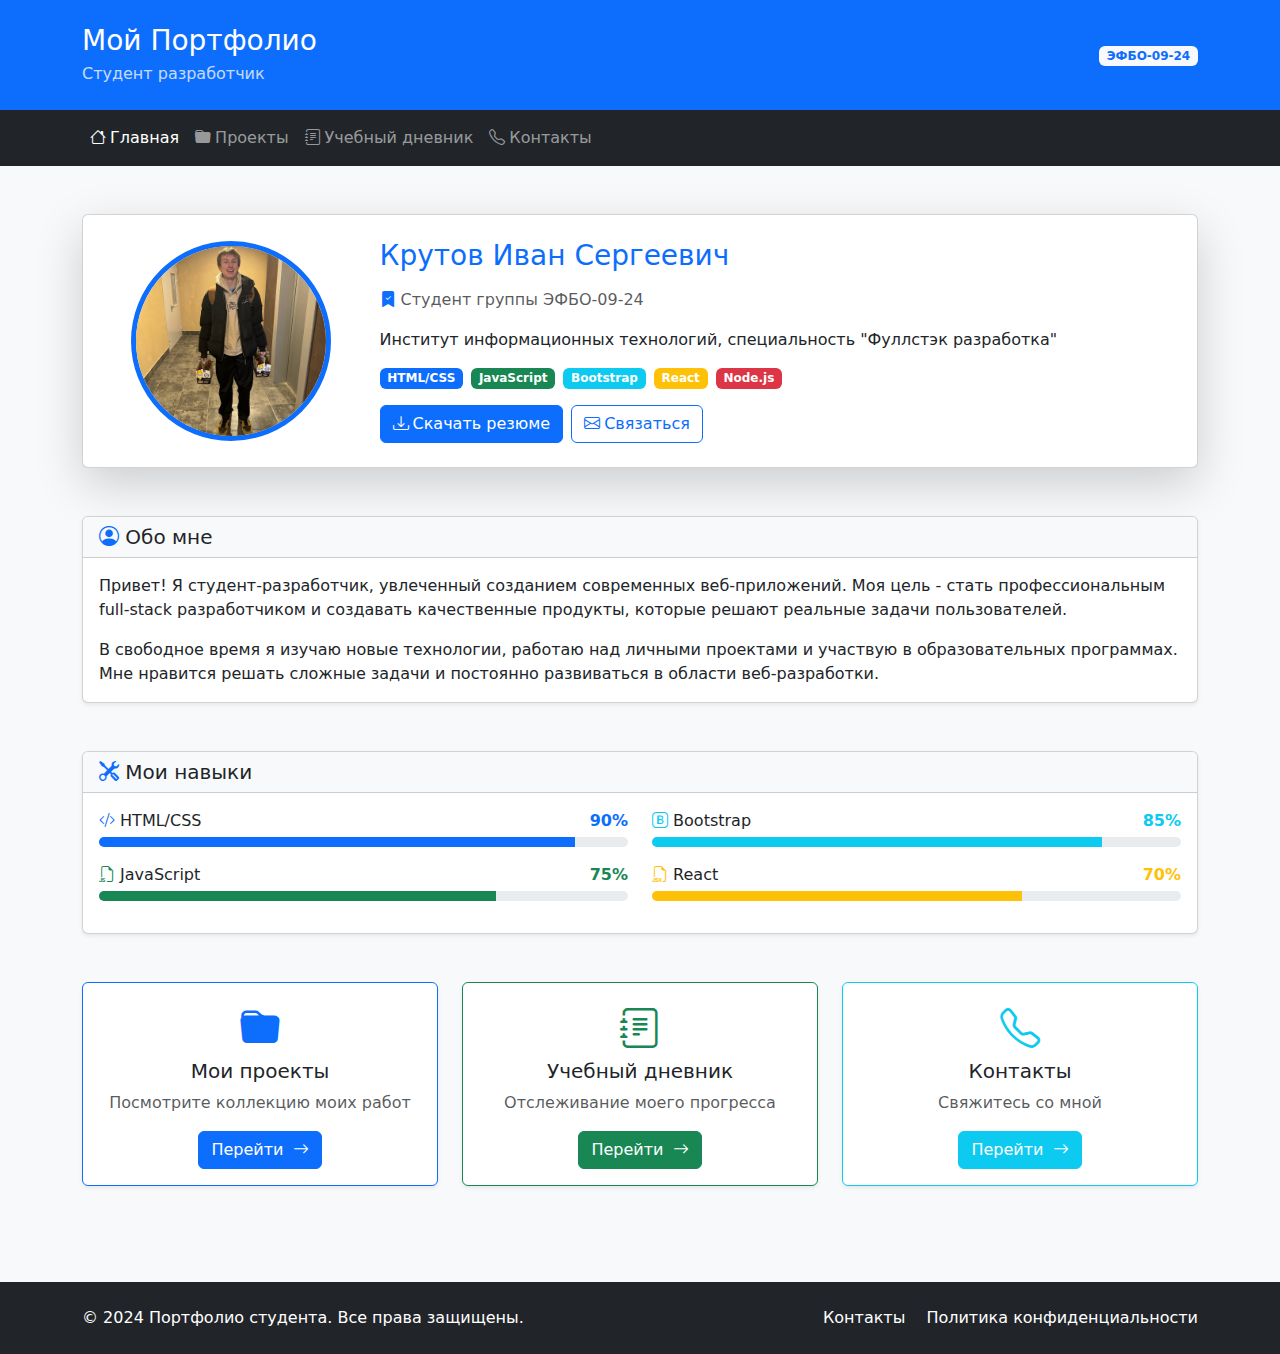
<file: index.html>
<!DOCTYPE html>
<html lang="ru">
<head>
    <meta charset="UTF-8">
    <meta name="viewport" content="width=device-width, initial-scale=1.0">
    <title>Главная - Портфолио студента</title>
    <link href="https://cdn.jsdelivr.net/npm/bootstrap@5.3.2/dist/css/bootstrap.min.css" rel="stylesheet">
    <link rel="stylesheet" href="https://cdn.jsdelivr.net/npm/bootstrap-icons@1.11.1/font/bootstrap-icons.css">
    <link rel="stylesheet" href="styles/styles.css">
</head>
<body class="bg-light">
    <div class="container-fluid p-0 d-flex flex-column min-vh-100">
        <!-- Header -->
        <header class="bg-primary text-white py-4">
            <div class="container">
                <div class="row align-items-center">
                    <div class="col">
                        <h1 class="h3 mb-1">Мой Портфолио</h1>
                        <p class="mb-0 opacity-75">Студент разработчик</p>
                    </div>
                    <div class="col-auto">
                        <span class="badge bg-light text-primary">ЭФБО-09-24</span>
                    </div>
                </div>
            </div>
        </header>

        <!-- Navigation -->
        <nav class="navbar navbar-expand-lg navbar-dark bg-dark">
            <div class="container">
                <button class="navbar-toggler" type="button" data-bs-toggle="collapse" data-bs-target="#navbarNav">
                    <span class="navbar-toggler-icon"></span>
                </button>
                <div class="collapse navbar-collapse" id="navbarNav">
                    <ul class="navbar-nav">
                        <li class="nav-item">
                            <a class="nav-link active" href="index.html">
                                <i class="bi bi-house me-1"></i>Главная
                            </a>
                        </li>
                        <li class="nav-item">
                            <a class="nav-link" href="pages/projects.html">
                                <i class="bi bi-folder-fill me-1"></i>Проекты
                            </a>
                        </li>
                        <li class="nav-item">
                            <a class="nav-link" href="pages/diary.html">
                                <i class="bi bi-journal-text me-1"></i>Учебный дневник
                            </a>
                        </li>
                        <li class="nav-item">
                            <a class="nav-link" href="pages/contacts.html">
                                <i class="bi bi-telephone me-1"></i>Контакты
                            </a>
                        </li>
                    </ul>
                </div>
            </div>
        </nav>

        <!-- Main Content -->
        <main class="container my-5 flex-grow-1">
            <!-- Profile Section -->
            <section class="mb-5">
                <div class="card shadow-lg">
                    <div class="card-body p-4">
                        <div class="row align-items-center">
                            <div class="col-md-3 text-center mb-4 mb-md-0">
                                <img src="images/я.jpg" alt="Фото студента" class="img-fluid rounded-circle profile-photo" style="width: 200px; height: 200px; object-fit: cover; border: 5px solid #0d6efd;">                            </div>
                            <div class="col-md-9">
                                <h2 class="card-title h3 text-primary mb-3">Крутов Иван Сергеевич</h2>
                                <p class="card-text text-muted mb-3">
                                    <i class="bi bi-bookmark-check-fill text-primary"></i>
                                    Студент группы ЭФБО-09-24
                                </p>
                                <p class="card-text mb-3">
                                    Институт  информационных технологий, специальность "Фуллстэк разработка"
                                </p>
                                <div class="d-flex gap-2 flex-wrap mb-3">
                                    <span class="badge bg-primary">HTML/CSS</span>
                                    <span class="badge bg-success">JavaScript</span>
                                    <span class="badge bg-info">Bootstrap</span>
                                    <span class="badge bg-warning">React</span>
                                    <span class="badge bg-danger">Node.js</span>
                                </div>
                                <div class="d-flex gap-2">
                                    <a href="assets/resume.pdf" class="btn btn-primary" download>
                                        <i class="bi bi-download me-1"></i>Скачать резюме
                                    </a>
                                    <a href="pages/contacts.html" class="btn btn-outline-primary">
                                        <i class="bi bi-envelope me-1"></i>Связаться
                                    </a>
                                </div>
                            </div>
                        </div>
                    </div>
                </div>
            </section>

            <!-- About Section -->
            <section class="mb-5">
                <div class="card shadow-sm">
                    <div class="card-header bg-light">
                        <h3 class="card-title h5 mb-0">
                            <i class="bi bi-person-circle text-primary"></i>
                            Обо мне
                        </h3>
                    </div>
                    <div class="card-body">
                        <p class="card-text">
                            Привет! Я студент-разработчик, увлеченный созданием современных веб-приложений. 
                            Моя цель - стать профессиональным full-stack разработчиком и создавать качественные 
                            продукты, которые решают реальные задачи пользователей.
                        </p>
                        <p class="card-text">
                            В свободное время я изучаю новые технологии, работаю над личными проектами и 
                            участвую в образовательных программах. Мне нравится решать сложные задачи и 
                            постоянно развиваться в области веб-разработки.
                        </p>
                    </div>
                </div>
            </section>

            <!-- Skills Section -->
            <section class="mb-5">
                <div class="card shadow-sm">
                    <div class="card-header bg-light">
                        <h3 class="card-title h5 mb-0">
                            <i class="bi bi-tools text-primary"></i>
                            Мои навыки
                        </h3>
                    </div>
                    <div class="card-body">
                        <div class="row">
                            <div class="col-md-6">
                                <div class="mb-3">
                                    <div class="d-flex justify-content-between mb-1">
                                        <span><i class="bi bi-code-slash text-primary"></i> HTML/CSS</span>
                                        <span class="text-primary fw-bold">90%</span>
                                    </div>
                                    <div class="progress" style="height: 10px;">
                                        <div class="progress-bar bg-primary" role="progressbar" style="width: 90%"></div>
                                    </div>
                                </div>
                                <div class="mb-3">
                                    <div class="d-flex justify-content-between mb-1">
                                        <span><i class="bi bi-filetype-js text-success"></i> JavaScript</span>
                                        <span class="text-success fw-bold">75%</span>
                                    </div>
                                    <div class="progress" style="height: 10px;">
                                        <div class="progress-bar bg-success" role="progressbar" style="width: 75%"></div>
                                    </div>
                                </div>
                            </div>
                            <div class="col-md-6">
                                <div class="mb-3">
                                    <div class="d-flex justify-content-between mb-1">
                                        <span><i class="bi bi-bootstrap text-info"></i> Bootstrap</span>
                                        <span class="text-info fw-bold">85%</span>
                                    </div>
                                    <div class="progress" style="height: 10px;">
                                        <div class="progress-bar bg-info" role="progressbar" style="width: 85%"></div>
                                    </div>
                                </div>
                                <div class="mb-3">
                                    <div class="d-flex justify-content-between mb-1">
                                        <span><i class="bi bi-filetype-jsx text-warning"></i> React</span>
                                        <span class="text-warning fw-bold">70%</span>
                                    </div>
                                    <div class="progress" style="height: 10px;">
                                        <div class="progress-bar bg-warning" role="progressbar" style="width: 70%"></div>
                                    </div>
                                </div>
                            </div>
                        </div>
                    </div>
                </div>
            </section>

            <!-- Quick Links Section -->
            <section class="mb-5">
                <div class="row g-4">
                    <div class="col-md-4">
                        <div class="card h-100 shadow-sm text-center border-primary">
                            <div class="card-body">
                                <i class="bi bi-folder-fill text-primary fs-1 mb-3"></i>
                                <h5 class="card-title">Мои проекты</h5>
                                <p class="card-text text-muted">Посмотрите коллекцию моих работ</p>
                                <a href="pages/projects.html" class="btn btn-primary">
                                    Перейти <i class="bi bi-arrow-right ms-1"></i>
                                </a>
                            </div>
                        </div>
                    </div>
                    <div class="col-md-4">
                        <div class="card h-100 shadow-sm text-center border-success">
                            <div class="card-body">
                                <i class="bi bi-journal-text text-success fs-1 mb-3"></i>
                                <h5 class="card-title">Учебный дневник</h5>
                                <p class="card-text text-muted">Отслеживание моего прогресса</p>
                                <a href="pages/diary.html" class="btn btn-success">
                                    Перейти <i class="bi bi-arrow-right ms-1"></i>
                                </a>
                            </div>
                        </div>
                    </div>
                    <div class="col-md-4">
                        <div class="card h-100 shadow-sm text-center border-info">
                            <div class="card-body">
                                <i class="bi bi-telephone text-info fs-1 mb-3"></i>
                                <h5 class="card-title">Контакты</h5>
                                <p class="card-text text-muted">Свяжитесь со мной</p>
                                <a href="pages/contacts.html" class="btn btn-info text-white">
                                    Перейти <i class="bi bi-arrow-right ms-1"></i>
                                </a>
                            </div>
                        </div>
                    </div>
                </div>
            </section>
        </main>

        <!-- Footer -->
        <footer class="bg-dark text-white py-4 mt-auto">
            <div class="container">
                <div class="row align-items-center">
                    <div class="col-md-6">
                        <p class="mb-0">&copy; 2024 Портфолио студента. Все права защищены.</p>
                    </div>
                    <div class="col-md-6 text-md-end">
                        <a href="pages/contacts.html" class="text-white text-decoration-none me-3">Контакты</a>
                        <a href="#" class="text-white text-decoration-none">Политика конфиденциальности</a>
                    </div>
                </div>
            </div>
        </footer>
    </div>

    <script src="https://cdn.jsdelivr.net/npm/bootstrap@5.3.2/dist/js/bootstrap.bundle.min.js"></script>
</body>
</html>
</file>
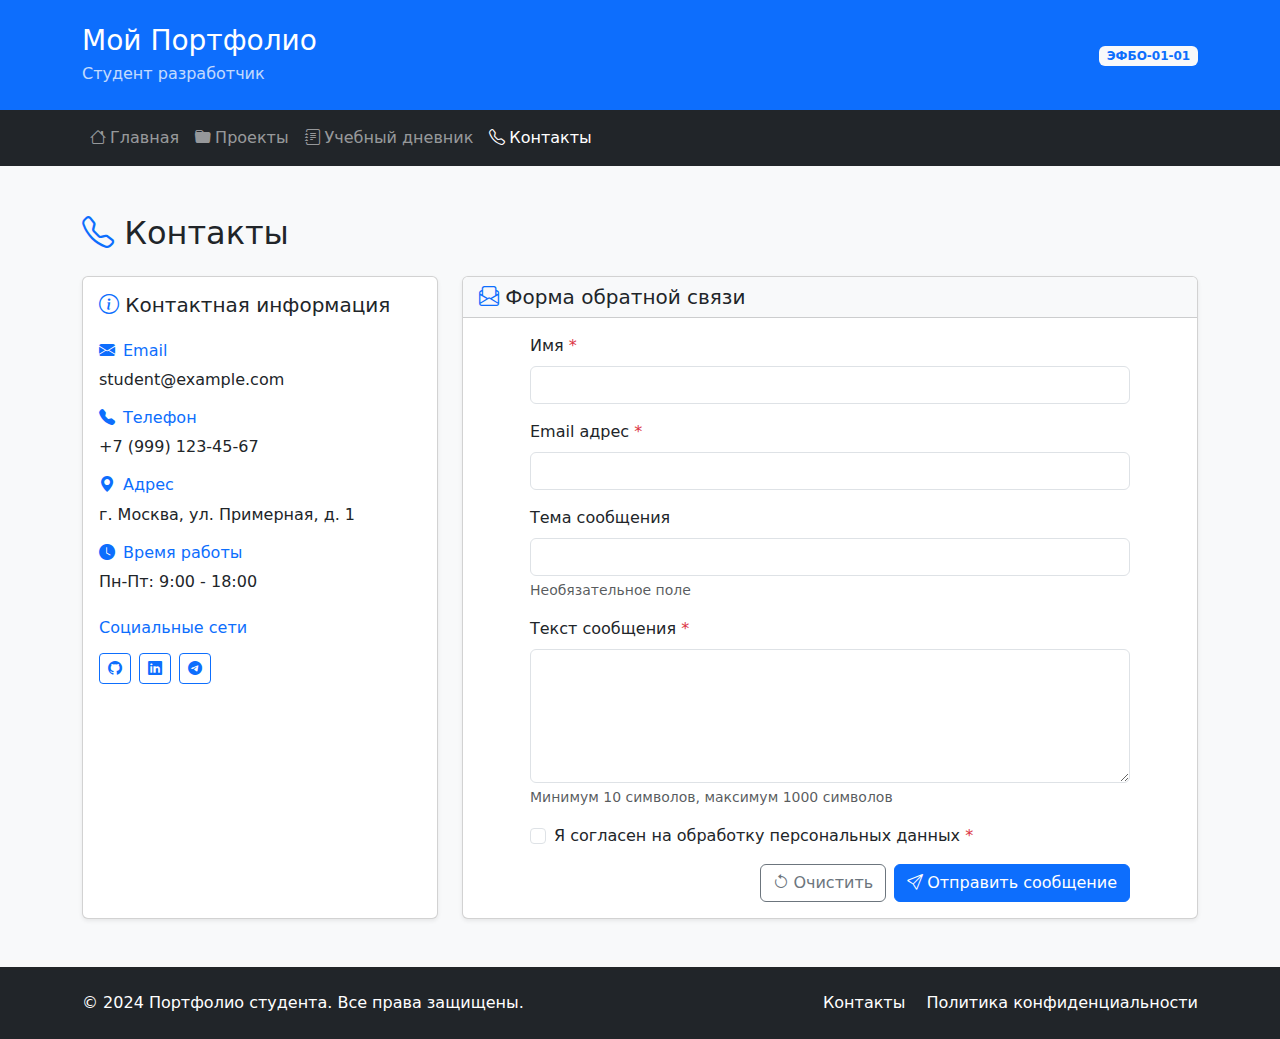
<file: pages/contacts.html>
<!DOCTYPE html>
<html lang="ru">
<head>
    <meta charset="UTF-8">
    <meta name="viewport" content="width=device-width, initial-scale=1.0">
    <title>Контакты - Портфолио студента</title>
    <link href="https://cdn.jsdelivr.net/npm/bootstrap@5.3.2/dist/css/bootstrap.min.css" rel="stylesheet">
    <link rel="stylesheet" href="https://cdn.jsdelivr.net/npm/bootstrap-icons@1.11.1/font/bootstrap-icons.css">
    <link rel="stylesheet" href="../styles/styles.css">
</head>
<body class="bg-light">
    <div class="container-fluid p-0 d-flex flex-column min-vh-100">
        <!-- Header -->
        <header class="bg-primary text-white py-4">
            <div class="container">
                <div class="row align-items-center">
                    <div class="col">
                        <h1 class="h3 mb-1">Мой Портфолио</h1>
                        <p class="mb-0 opacity-75">Студент разработчик</p>
                    </div>
                    <div class="col-auto">
                        <span class="badge bg-light text-primary">ЭФБО-01-01</span>
                    </div>
                </div>
            </div>
        </header>

        <!-- Navigation -->
        <nav class="navbar navbar-expand-lg navbar-dark bg-dark">
            <div class="container">
                <button class="navbar-toggler" type="button" data-bs-toggle="collapse" data-bs-target="#navbarNav">
                    <span class="navbar-toggler-icon"></span>
                </button>
                <div class="collapse navbar-collapse" id="navbarNav">
                    <ul class="navbar-nav">
                        <li class="nav-item">
                            <a class="nav-link" href="../index.html">
                                <i class="bi bi-house me-1"></i>Главная
                            </a>
                        </li>
                        <li class="nav-item">
                            <a class="nav-link" href="projects.html">
                                <i class="bi bi-folder-fill me-1"></i>Проекты
                            </a>
                        </li>
                        <li class="nav-item">
                            <a class="nav-link" href="diary.html">
                                <i class="bi bi-journal-text me-1"></i>Учебный дневник
                            </a>
                        </li>
                        <li class="nav-item">
                            <a class="nav-link active" href="contacts.html">
                                <i class="bi bi-telephone me-1"></i>Контакты
                            </a>
                        </li>
                    </ul>
                </div>
            </div>
        </nav>

        <!-- Main Content -->
        <main class="container my-5 flex-grow-1">
            <h1 class="h2 mb-4">
                <i class="bi bi-telephone text-primary"></i>
                Контакты
            </h1>

            <div class="row g-4">
                <!-- Contact Information -->
                <div class="col-md-4">
                    <div class="card shadow-sm h-100">
                        <div class="card-body">
                            <h5 class="card-title mb-4">
                                <i class="bi bi-info-circle text-primary"></i>
                                Контактная информация
                            </h5>
                            
                            <div class="mb-3">
                                <h6 class="text-primary">
                                    <i class="bi bi-envelope-fill me-2"></i>Email
                                </h6>
                                <p class="mb-0">student@example.com</p>
                            </div>

                            <div class="mb-3">
                                <h6 class="text-primary">
                                    <i class="bi bi-telephone-fill me-2"></i>Телефон
                                </h6>
                                <p class="mb-0">+7 (999) 123-45-67</p>
                            </div>

                            <div class="mb-3">
                                <h6 class="text-primary">
                                    <i class="bi bi-geo-alt-fill me-2"></i>Адрес
                                </h6>
                                <p class="mb-0">г. Москва, ул. Примерная, д. 1</p>
                            </div>

                            <div class="mb-3">
                                <h6 class="text-primary">
                                    <i class="bi bi-clock-fill me-2"></i>Время работы
                                </h6>
                                <p class="mb-0">Пн-Пт: 9:00 - 18:00</p>
                            </div>

                            <div class="mt-4">
                                <h6 class="text-primary mb-3">Социальные сети</h6>
                                <div class="d-flex gap-2">
                                    <a href="#" class="btn btn-outline-primary btn-sm">
                                        <i class="bi bi-github"></i>
                                    </a>
                                    <a href="#" class="btn btn-outline-primary btn-sm">
                                        <i class="bi bi-linkedin"></i>
                                    </a>
                                    <a href="#" class="btn btn-outline-primary btn-sm">
                                        <i class="bi bi-telegram"></i>
                                    </a>
                                </div>
                            </div>
                        </div>
                    </div>
                </div>

                <!-- Contact Form -->
                <div class="col-md-8">
                    <div class="card shadow-sm">
                        <div class="card-header bg-light">
                            <h5 class="card-title mb-0">
                                <i class="bi bi-envelope-paper text-primary"></i>
                                Форма обратной связи
                            </h5>
                        </div>
                        <div class="card-body">
                            <form id="contactForm" class="contact-form" novalidate>
                                <div class="mb-3">
                                    <label for="name" class="form-label">
                                        Имя <span class="text-danger">*</span>
                                    </label>
                                    <input type="text" class="form-control" id="name" name="name" required minlength="2" maxlength="50">
                                    <div class="invalid-feedback">
                                        Пожалуйста, введите ваше имя (от 2 до 50 символов).
                                    </div>
                                    <div class="valid-feedback">
                                        Отлично!
                                    </div>
                                </div>

                                <div class="mb-3">
                                    <label for="email" class="form-label">
                                        Email адрес <span class="text-danger">*</span>
                                    </label>
                                    <input type="email" class="form-control" id="email" name="email" required>
                                    <div class="invalid-feedback">
                                        Пожалуйста, введите корректный email адрес.
                                    </div>
                                    <div class="valid-feedback">
                                        Отлично!
                                    </div>
                                </div>

                                <div class="mb-3">
                                    <label for="subject" class="form-label">
                                        Тема сообщения
                                    </label>
                                    <input type="text" class="form-control" id="subject" name="subject" maxlength="100">
                                    <div class="form-text">
                                        Необязательное поле
                                    </div>
                                </div>

                                <div class="mb-3">
                                    <label for="message" class="form-label">
                                        Текст сообщения <span class="text-danger">*</span>
                                    </label>
                                    <textarea class="form-control" id="message" name="message" rows="5" required minlength="10" maxlength="1000"></textarea>
                                    <div class="invalid-feedback">
                                        Пожалуйста, введите текст сообщения (от 10 до 1000 символов).
                                    </div>
                                    <div class="valid-feedback">
                                        Отлично!
                                    </div>
                                    <div class="form-text">
                                        Минимум 10 символов, максимум 1000 символов
                                    </div>
                                </div>

                                <div class="mb-3 form-check">
                                    <input type="checkbox" class="form-check-input" id="agree" name="agree" required>
                                    <label class="form-check-label" for="agree">
                                        Я согласен на обработку персональных данных <span class="text-danger">*</span>
                                    </label>
                                    <div class="invalid-feedback">
                                        Необходимо согласие на обработку данных.
                                    </div>
                                </div>

                                <div class="d-grid gap-2 d-md-flex justify-content-md-end">
                                    <button type="reset" class="btn btn-outline-secondary">
                                        <i class="bi bi-arrow-counterclockwise me-1"></i>Очистить
                                    </button>
                                    <button type="submit" class="btn btn-primary">
                                        <i class="bi bi-send me-1"></i>Отправить сообщение
                                    </button>
                                </div>
                            </form>
                        </div>
                    </div>
                </div>
            </div>
        </main>

        <!-- Footer -->
        <footer class="bg-dark text-white py-4 mt-auto">
            <div class="container">
                <div class="row align-items-center">
                    <div class="col-md-6">
                        <p class="mb-0">&copy; 2024 Портфолио студента. Все права защищены.</p>
                    </div>
                    <div class="col-md-6 text-md-end">
                        <a href="contacts.html" class="text-white text-decoration-none me-3">Контакты</a>
                        <a href="#" class="text-white text-decoration-none">Политика конфиденциальности</a>
                    </div>
                </div>
            </div>
        </footer>
    </div>

    <!-- Success Modal -->
    <div class="modal fade" id="successModal" tabindex="-1" aria-labelledby="successModalLabel" aria-hidden="true">
        <div class="modal-dialog">
            <div class="modal-content">
                <div class="modal-header bg-success text-white">
                    <h5 class="modal-title" id="successModalLabel">
                        <i class="bi bi-check-circle me-2"></i>Сообщение отправлено
                    </h5>
                    <button type="button" class="btn-close btn-close-white" data-bs-dismiss="modal" aria-label="Close"></button>
                </div>
                <div class="modal-body">
                    <p>Спасибо за ваше сообщение! Я свяжусь с вами в ближайшее время.</p>
                </div>
                <div class="modal-footer">
                    <button type="button" class="btn btn-success" data-bs-dismiss="modal">Закрыть</button>
                </div>
            </div>
        </div>
    </div>

    <script src="https://cdn.jsdelivr.net/npm/bootstrap@5.3.2/dist/js/bootstrap.bundle.min.js"></script>
    <script>
        // Валидация формы
        (function() {
            'use strict';
            const form = document.getElementById('contactForm');
            const successModal = new bootstrap.Modal(document.getElementById('successModal'));

            form.addEventListener('submit', function(event) {
                event.preventDefault();
                event.stopPropagation();

                if (form.checkValidity()) {
                    // Здесь можно добавить отправку данных на сервер
                    console.log('Данные формы:', {
                        name: document.getElementById('name').value,
                        email: document.getElementById('email').value,
                        subject: document.getElementById('subject').value,
                        message: document.getElementById('message').value,
                        agree: document.getElementById('agree').checked
                    });

                    // Показываем модальное окно успеха
                    successModal.show();
                    
                    // Очищаем форму
                    form.reset();
                    form.classList.remove('was-validated');
                } else {
                    form.classList.add('was-validated');
                }
            }, false);

            // Валидация в реальном времени
            const inputs = form.querySelectorAll('input, textarea');
            inputs.forEach(input => {
                input.addEventListener('blur', function() {
                    if (input.checkValidity()) {
                        input.classList.remove('is-invalid');
                        input.classList.add('is-valid');
                    } else {
                        input.classList.remove('is-valid');
                        input.classList.add('is-invalid');
                    }
                });
            });
        })();
    </script>
</body>
</html>
</file>
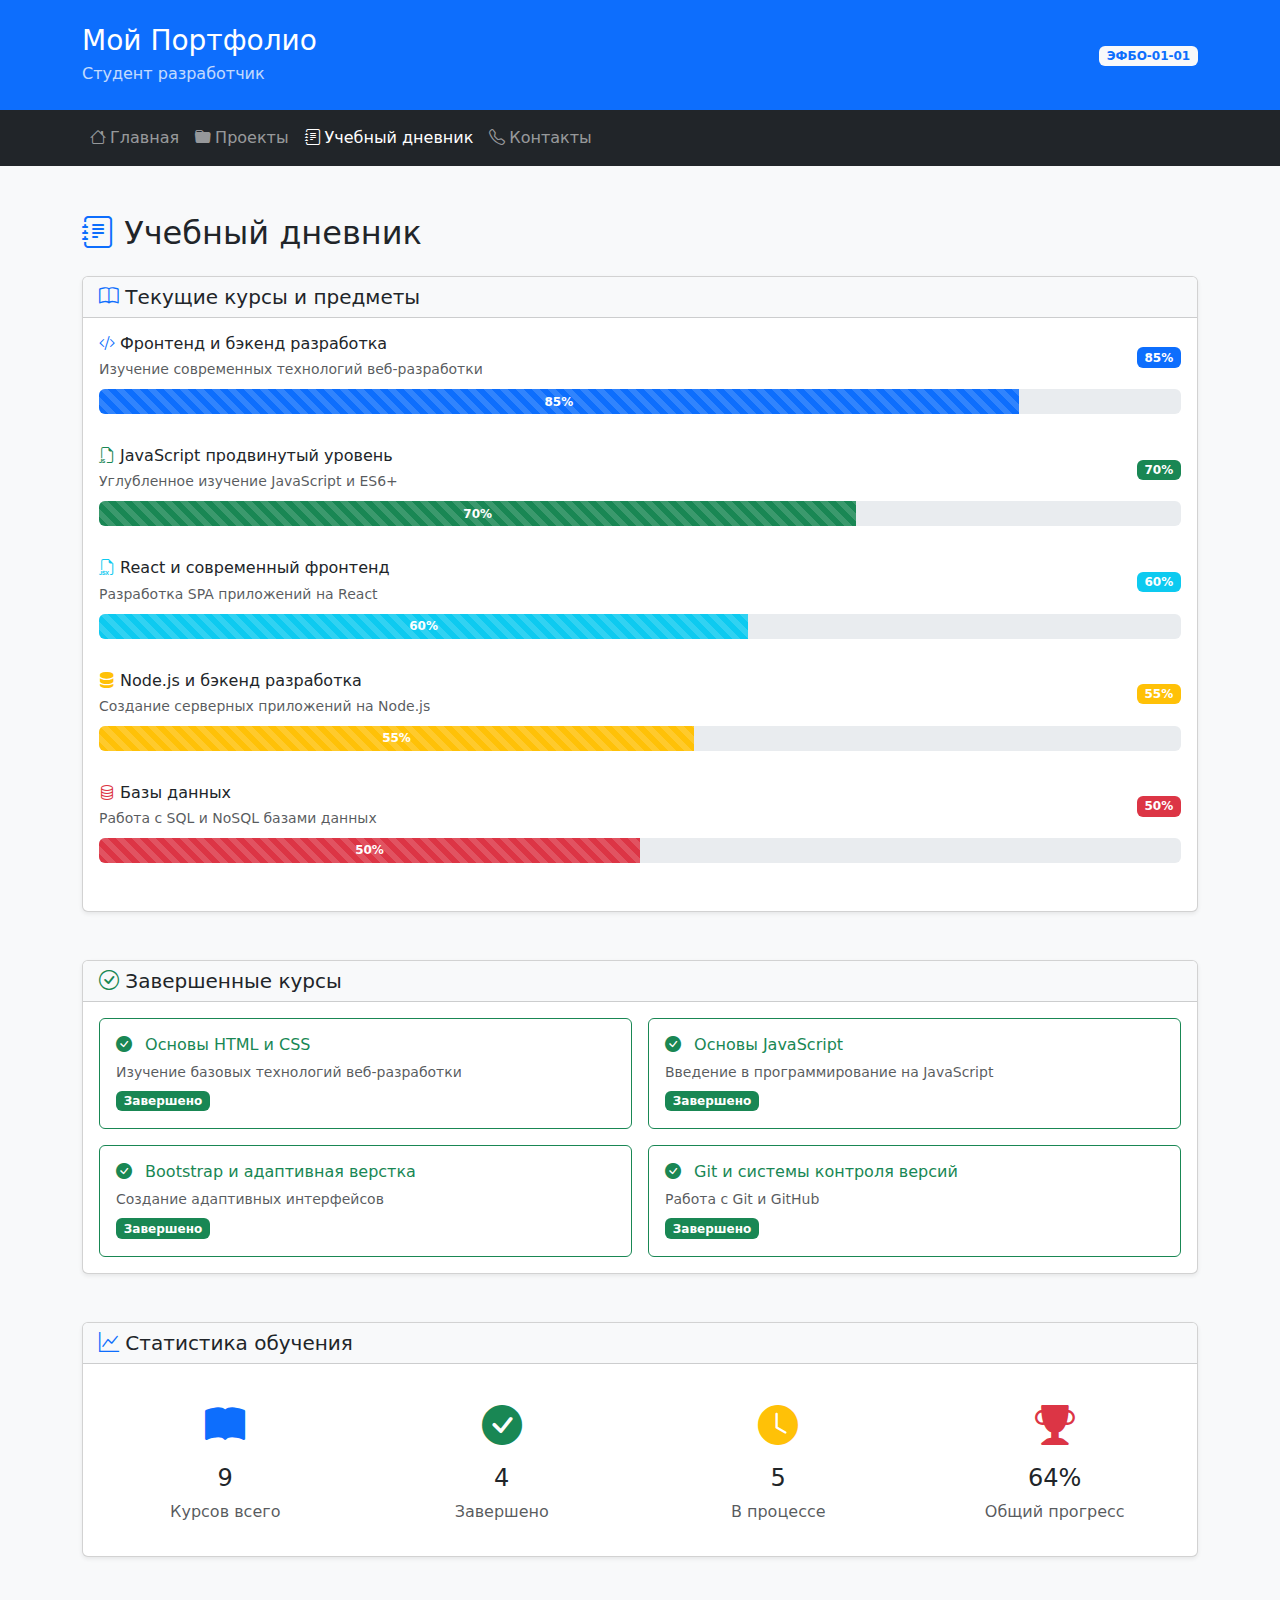
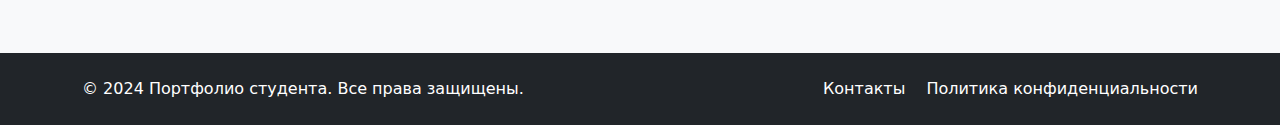
<file: pages/diary.html>
<!DOCTYPE html>
<html lang="ru">
<head>
    <meta charset="UTF-8">
    <meta name="viewport" content="width=device-width, initial-scale=1.0">
    <title>Учебный дневник - Портфолио студента</title>
    <link href="https://cdn.jsdelivr.net/npm/bootstrap@5.3.2/dist/css/bootstrap.min.css" rel="stylesheet">
    <link rel="stylesheet" href="https://cdn.jsdelivr.net/npm/bootstrap-icons@1.11.1/font/bootstrap-icons.css">
    <link rel="stylesheet" href="../styles/styles.css">
</head>
<body class="bg-light">
    <div class="container-fluid p-0 d-flex flex-column min-vh-100">
        <!-- Header -->
        <header class="bg-primary text-white py-4">
            <div class="container">
                <div class="row align-items-center">
                    <div class="col">
                        <h1 class="h3 mb-1">Мой Портфолио</h1>
                        <p class="mb-0 opacity-75">Студент разработчик</p>
                    </div>
                    <div class="col-auto">
                        <span class="badge bg-light text-primary">ЭФБО-01-01</span>
                    </div>
                </div>
            </div>
        </header>

        <!-- Navigation -->
        <nav class="navbar navbar-expand-lg navbar-dark bg-dark">
            <div class="container">
                <button class="navbar-toggler" type="button" data-bs-toggle="collapse" data-bs-target="#navbarNav">
                    <span class="navbar-toggler-icon"></span>
                </button>
                <div class="collapse navbar-collapse" id="navbarNav">
                    <ul class="navbar-nav">
                        <li class="nav-item">
                            <a class="nav-link" href="../index.html">
                                <i class="bi bi-house me-1"></i>Главная
                            </a>
                        </li>
                        <li class="nav-item">
                            <a class="nav-link" href="projects.html">
                                <i class="bi bi-folder-fill me-1"></i>Проекты
                            </a>
                        </li>
                        <li class="nav-item">
                            <a class="nav-link active" href="diary.html">
                                <i class="bi bi-journal-text me-1"></i>Учебный дневник
                            </a>
                        </li>
                        <li class="nav-item">
                            <a class="nav-link" href="contacts.html">
                                <i class="bi bi-telephone me-1"></i>Контакты
                            </a>
                        </li>
                    </ul>
                </div>
            </div>
        </nav>

        <!-- Main Content -->
        <main class="container my-5 flex-grow-1">
            <h1 class="h2 mb-4">
                <i class="bi bi-journal-text text-primary"></i>
                Учебный дневник
            </h1>

            <!-- Current Courses Section -->
            <section class="mb-5">
                <div class="card shadow-sm">
                    <div class="card-header bg-light">
                        <h3 class="card-title h5 mb-0">
                            <i class="bi bi-book text-primary"></i>
                            Текущие курсы и предметы
                        </h3>
                    </div>
                    <div class="card-body">
                        <!-- Course 1 -->
                        <div class="progress-section">
                            <div class="d-flex justify-content-between align-items-center mb-2">
                                <div>
                                    <h6 class="mb-1">
                                        <i class="bi bi-code-slash text-primary"></i>
                                        Фронтенд и бэкенд разработка
                                    </h6>
                                    <small class="text-muted">Изучение современных технологий веб-разработки</small>
                                </div>
                                <span class="badge bg-primary">85%</span>
                            </div>
                            <div class="progress" style="height: 25px;">
                                <div class="progress-bar bg-primary progress-bar-striped progress-bar-animated" role="progressbar" style="width: 85%" aria-valuenow="85" aria-valuemin="0" aria-valuemax="100">
                                    <span class="fw-bold">85%</span>
                                </div>
                            </div>
                        </div>

                        <!-- Course 2 -->
                        <div class="progress-section">
                            <div class="d-flex justify-content-between align-items-center mb-2">
                                <div>
                                    <h6 class="mb-1">
                                        <i class="bi bi-filetype-js text-success"></i>
                                        JavaScript продвинутый уровень
                                    </h6>
                                    <small class="text-muted">Углубленное изучение JavaScript и ES6+</small>
                                </div>
                                <span class="badge bg-success">70%</span>
                            </div>
                            <div class="progress" style="height: 25px;">
                                <div class="progress-bar bg-success progress-bar-striped progress-bar-animated" role="progressbar" style="width: 70%" aria-valuenow="70" aria-valuemin="0" aria-valuemax="100">
                                    <span class="fw-bold">70%</span>
                                </div>
                            </div>
                        </div>

                        <!-- Course 3 -->
                        <div class="progress-section">
                            <div class="d-flex justify-content-between align-items-center mb-2">
                                <div>
                                    <h6 class="mb-1">
                                        <i class="bi bi-filetype-jsx text-info"></i>
                                        React и современный фронтенд
                                    </h6>
                                    <small class="text-muted">Разработка SPA приложений на React</small>
                                </div>
                                <span class="badge bg-info">60%</span>
                            </div>
                            <div class="progress" style="height: 25px;">
                                <div class="progress-bar bg-info progress-bar-striped progress-bar-animated" role="progressbar" style="width: 60%" aria-valuenow="60" aria-valuemin="0" aria-valuemax="100">
                                    <span class="fw-bold">60%</span>
                                </div>
                            </div>
                        </div>

                        <!-- Course 4 -->
                        <div class="progress-section">
                            <div class="d-flex justify-content-between align-items-center mb-2">
                                <div>
                                    <h6 class="mb-1">
                                        <i class="bi bi-server text-warning"></i>
                                        Node.js и бэкенд разработка
                                    </h6>
                                    <small class="text-muted">Создание серверных приложений на Node.js</small>
                                </div>
                                <span class="badge bg-warning">55%</span>
                            </div>
                            <div class="progress" style="height: 25px;">
                                <div class="progress-bar bg-warning progress-bar-striped progress-bar-animated" role="progressbar" style="width: 55%" aria-valuenow="55" aria-valuemin="0" aria-valuemax="100">
                                    <span class="fw-bold">55%</span>
                                </div>
                            </div>
                        </div>

                        <!-- Course 5 -->
                        <div class="progress-section">
                            <div class="d-flex justify-content-between align-items-center mb-2">
                                <div>
                                    <h6 class="mb-1">
                                        <i class="bi bi-database text-danger"></i>
                                        Базы данных
                                    </h6>
                                    <small class="text-muted">Работа с SQL и NoSQL базами данных</small>
                                </div>
                                <span class="badge bg-danger">50%</span>
                            </div>
                            <div class="progress" style="height: 25px;">
                                <div class="progress-bar bg-danger progress-bar-striped progress-bar-animated" role="progressbar" style="width: 50%" aria-valuenow="50" aria-valuemin="0" aria-valuemax="100">
                                    <span class="fw-bold">50%</span>
                                </div>
                            </div>
                        </div>
                    </div>
                </div>
            </section>

            <!-- Completed Courses Section -->
            <section class="mb-5">
                <div class="card shadow-sm">
                    <div class="card-header bg-light">
                        <h3 class="card-title h5 mb-0">
                            <i class="bi bi-check-circle text-success"></i>
                            Завершенные курсы
                        </h3>
                    </div>
                    <div class="card-body">
                        <div class="row g-3">
                            <div class="col-md-6">
                                <div class="card border-success">
                                    <div class="card-body">
                                        <h6 class="card-title text-success">
                                            <i class="bi bi-check-circle-fill me-2"></i>
                                            Основы HTML и CSS
                                        </h6>
                                        <p class="card-text small text-muted mb-0">Изучение базовых технологий веб-разработки</p>
                                        <span class="badge bg-success mt-2">Завершено</span>
                                    </div>
                                </div>
                            </div>
                            <div class="col-md-6">
                                <div class="card border-success">
                                    <div class="card-body">
                                        <h6 class="card-title text-success">
                                            <i class="bi bi-check-circle-fill me-2"></i>
                                            Основы JavaScript
                                        </h6>
                                        <p class="card-text small text-muted mb-0">Введение в программирование на JavaScript</p>
                                        <span class="badge bg-success mt-2">Завершено</span>
                                    </div>
                                </div>
                            </div>
                            <div class="col-md-6">
                                <div class="card border-success">
                                    <div class="card-body">
                                        <h6 class="card-title text-success">
                                            <i class="bi bi-check-circle-fill me-2"></i>
                                            Bootstrap и адаптивная верстка
                                        </h6>
                                        <p class="card-text small text-muted mb-0">Создание адаптивных интерфейсов</p>
                                        <span class="badge bg-success mt-2">Завершено</span>
                                    </div>
                                </div>
                            </div>
                            <div class="col-md-6">
                                <div class="card border-success">
                                    <div class="card-body">
                                        <h6 class="card-title text-success">
                                            <i class="bi bi-check-circle-fill me-2"></i>
                                            Git и системы контроля версий
                                        </h6>
                                        <p class="card-text small text-muted mb-0">Работа с Git и GitHub</p>
                                        <span class="badge bg-success mt-2">Завершено</span>
                                    </div>
                                </div>
                            </div>
                        </div>
                    </div>
                </div>
            </section>

            <!-- Statistics Section -->
            <section class="mb-5">
                <div class="card shadow-sm">
                    <div class="card-header bg-light">
                        <h3 class="card-title h5 mb-0">
                            <i class="bi bi-graph-up text-primary"></i>
                            Статистика обучения
                        </h3>
                    </div>
                    <div class="card-body">
                        <div class="row text-center">
                            <div class="col-md-3">
                                <div class="p-3">
                                    <i class="bi bi-book-fill text-primary fs-1"></i>
                                    <h4 class="mt-2">9</h4>
                                    <p class="text-muted mb-0">Курсов всего</p>
                                </div>
                            </div>
                            <div class="col-md-3">
                                <div class="p-3">
                                    <i class="bi bi-check-circle-fill text-success fs-1"></i>
                                    <h4 class="mt-2">4</h4>
                                    <p class="text-muted mb-0">Завершено</p>
                                </div>
                            </div>
                            <div class="col-md-3">
                                <div class="p-3">
                                    <i class="bi bi-clock-fill text-warning fs-1"></i>
                                    <h4 class="mt-2">5</h4>
                                    <p class="text-muted mb-0">В процессе</p>
                                </div>
                            </div>
                            <div class="col-md-3">
                                <div class="p-3">
                                    <i class="bi bi-trophy-fill text-danger fs-1"></i>
                                    <h4 class="mt-2">64%</h4>
                                    <p class="text-muted mb-0">Общий прогресс</p>
                                </div>
                            </div>
                        </div>
                    </div>
                </div>
            </section>
        </main>

        <!-- Footer -->
        <footer class="bg-dark text-white py-4 mt-auto">
            <div class="container">
                <div class="row align-items-center">
                    <div class="col-md-6">
                        <p class="mb-0">&copy; 2024 Портфолио студента. Все права защищены.</p>
                    </div>
                    <div class="col-md-6 text-md-end">
                        <a href="contacts.html" class="text-white text-decoration-none me-3">Контакты</a>
                        <a href="#" class="text-white text-decoration-none">Политика конфиденциальности</a>
                    </div>
                </div>
            </div>
        </footer>
    </div>

    <script src="https://cdn.jsdelivr.net/npm/bootstrap@5.3.2/dist/js/bootstrap.bundle.min.js"></script>
</body>
</html>
</file>
<file: styles/styles.css>
/* Основные стили для портфолио */

html, body {
    height: 100%;
}

body {
    display: flex;
    flex-direction: column;
}

.container-fluid {
    flex: 1;
    display: flex;
    flex-direction: column;
}

main {
    flex: 1;
}

/* Стили для фото профиля */
.profile-photo {
    transition: transform 0.3s ease;
}

.profile-photo:hover {
    transform: scale(1.05);
}

/* Стили для карточек проектов */
.project-card {
    transition: transform 0.3s ease, box-shadow 0.3s ease;
    cursor: pointer;
}

.project-card:hover {
    transform: translateY(-5px);
    box-shadow: 0 0.5rem 1rem rgba(0, 0, 0, 0.15) !important;
}

/* Стили для модального окна проектов */
.modal-image {
    max-height: 400px;
    object-fit: cover;
    width: 100%;
    border-radius: 0.5rem;
}

/* Стили для прогресс-баров в дневнике */
.progress-section {
    margin-bottom: 2rem;
}

/* Анимация для прогресс-баров */
.progress-bar {
    transition: width 1s ease-in-out;
}

/* Стили для формы контактов */
.contact-form {
    max-width: 600px;
    margin: 0 auto;
}

.form-control:focus {
    border-color: #0d6efd;
    box-shadow: 0 0 0 0.25rem rgba(13, 110, 253, 0.25);
}

/* Адаптивность */
@media (max-width: 768px) {
    .profile-photo {
        width: 150px !important;
        height: 150px !important;
    }
}
</file>
